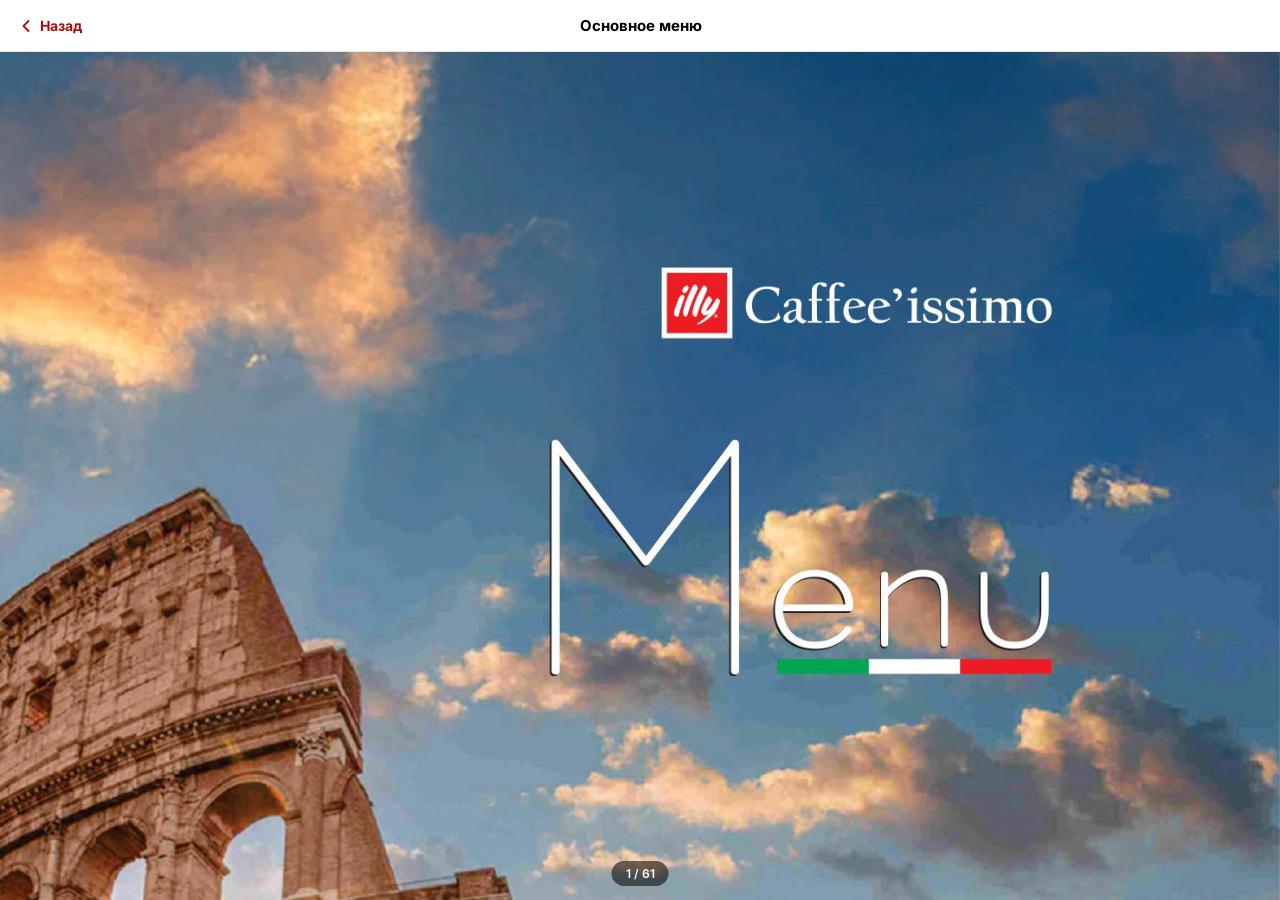
<file: menu-viewer.html>
<!DOCTYPE html>
<html lang="ru">
<head>
  <meta charset="UTF-8" />
  <meta name="viewport" content="width=device-width, initial-scale=1.0, viewport-fit=cover" />
  <title>Меню — Caffee'issimo</title>
  <link rel="icon" href="Assets/logo.svg" type="image/svg+xml" />
  <link rel="preconnect" href="https://fonts.googleapis.com" />
  <link href="https://fonts.googleapis.com/css2?family=Inter:wght@500;700&display=swap" rel="stylesheet" />
  <style>
    *, *::before, *::after { box-sizing: border-box; margin: 0; padding: 0; }
    :root { --red: #AB0B0B; }

    html, body {
      height: 100%;
      font-family: 'Inter', sans-serif;
      background: #1a1a1a;
      overscroll-behavior: none;
    }

    /* ── Top bar ── */
    .topbar {
      position: fixed; top: 0; left: 0; right: 0; z-index: 100;
      background: #fff; border-bottom: 1px solid #e8e8e8;
      display: flex; align-items: center;
      padding: env(safe-area-inset-top, 0) 16px 0;
      height: calc(52px + env(safe-area-inset-top, 0));
      gap: 8px;
    }

    .topbar-back {
      display: flex; align-items: center; gap: 4px;
      font-size: 14px; font-weight: 700;
      color: var(--red); text-decoration: none;
      padding: 10px 8px 10px 0; white-space: nowrap; flex-shrink: 0;
    }
    .topbar-back svg {
      width: 20px; height: 20px; flex-shrink: 0;
      fill: none; stroke: var(--red); stroke-width: 2.2;
      stroke-linecap: round; stroke-linejoin: round;
    }

    .topbar-title {
      flex: 1; text-align: center; font-size: 15px; font-weight: 700;
      white-space: nowrap; overflow: hidden; text-overflow: ellipsis;
    }

    .topbar-right { width: 72px; flex-shrink: 0; } /* balance */

    /* ── Scroll area ── */
    #viewer {
      position: fixed;
      top: calc(52px + env(safe-area-inset-top, 0));
      bottom: 0; left: 0; right: 0;
      overflow-y: auto;
      -webkit-overflow-scrolling: touch;
      background: #1a1a1a;
    }

    /* ── Page images ── */
    .menu-page {
      display: block;
      width: 100%;
      height: auto;
      /* Show skeleton while loading */
      background: #2a2a2a;
    }

    .menu-page.loaded { background: none; }

    /* gap between pages */
    .menu-page + .menu-page { margin-top: 4px; }

    /* ── Page counter badge ── */
    #counter {
      position: fixed;
      bottom: calc(14px + env(safe-area-inset-bottom, 0));
      left: 50%; transform: translateX(-50%);
      background: rgba(0,0,0,0.55);
      color: #fff; font-size: 12px; font-weight: 600;
      padding: 5px 14px; border-radius: 20px;
      pointer-events: none; white-space: nowrap;
      opacity: 0; transition: opacity 0.2s;
    }
    #counter.on { opacity: 1; }

    /* ── Error ── */
    #error-box {
      display: none; flex-direction: column;
      align-items: center; justify-content: center;
      gap: 16px; padding: 80px 24px; text-align: center;
      min-height: 300px; color: #888;
    }
    #error-box svg { width: 44px; height: 44px; fill: #555; }
    #error-box p { font-size: 14px; }
    #error-box a {
      display: inline-block; background: var(--red); color: #fff;
      font-size: 14px; font-weight: 700;
      padding: 12px 28px; border-radius: 50px;
      text-decoration: none;
    }
  </style>
</head>
<body>

<header class="topbar">
  <a class="topbar-back" href="taplink.html">
    <svg viewBox="0 0 24 24"><polyline points="15 18 9 12 15 6"/></svg>
    Назад
  </a>
  <span class="topbar-title" id="page-title">Меню</span>
  <span class="topbar-right"></span>
</header>

<div id="viewer"></div>
<div id="counter"></div>

<script>
  /* ── Config ──────────────────────────────────────────── */
  const params  = new URLSearchParams(location.search);
  const type    = params.get('type') || 'main';
  const configs = {
    main: {
      title:  'Основное меню',
      dir:    'Assets/menu-main',
      pages:  61,
    },
    breakfast: {
      title:  'Меню завтраков',
      dir:    'Assets/menu-breakfast',
      pages:  4,
    },
  };
  const cfg = configs[type] || configs.main;

  document.title = cfg.title + ' — Caffee\'issimo';
  document.getElementById('page-title').textContent = cfg.title;

  /* ── Build image list ────────────────────────────────── */
  const viewer  = document.getElementById('viewer');
  const counter = document.getElementById('counter');
  const imgs    = [];

  for (let i = 0; i < cfg.pages; i++) {
    const src = `${cfg.dir}/page-${String(i).padStart(2, '0')}.jpg`;
    const img = document.createElement('img');
    img.className   = 'menu-page';
    img.src         = src;
    img.alt         = `Страница ${i + 1}`;
    img.decoding    = 'async';
    /* First 2 pages load eagerly; rest are lazy */
    img.loading     = i < 2 ? 'eager' : 'lazy';
    img.dataset.page = i + 1;
    img.addEventListener('load', () => img.classList.add('loaded'));
    viewer.appendChild(img);
    imgs.push(img);
  }

  /* ── Page counter on scroll ──────────────────────────── */
  let counterTimer = null;
  const io = new IntersectionObserver(entries => {
    /* Find the most-visible page */
    let best = null, bestRatio = 0;
    entries.forEach(e => {
      if (e.intersectionRatio > bestRatio) { bestRatio = e.intersectionRatio; best = e.target; }
    });
    if (best) {
      counter.textContent = `${best.dataset.page} / ${cfg.pages}`;
      counter.classList.add('on');
      clearTimeout(counterTimer);
      counterTimer = setTimeout(() => counter.classList.remove('on'), 1800);
    }
  }, { root: viewer, threshold: [0.3, 0.6, 1.0] });

  imgs.forEach(img => io.observe(img));

  /* Show counter on initial load */
  counter.textContent = `1 / ${cfg.pages}`;
  counter.classList.add('on');
  setTimeout(() => counter.classList.remove('on'), 2000);
</script>

</body>
</html>
</file>
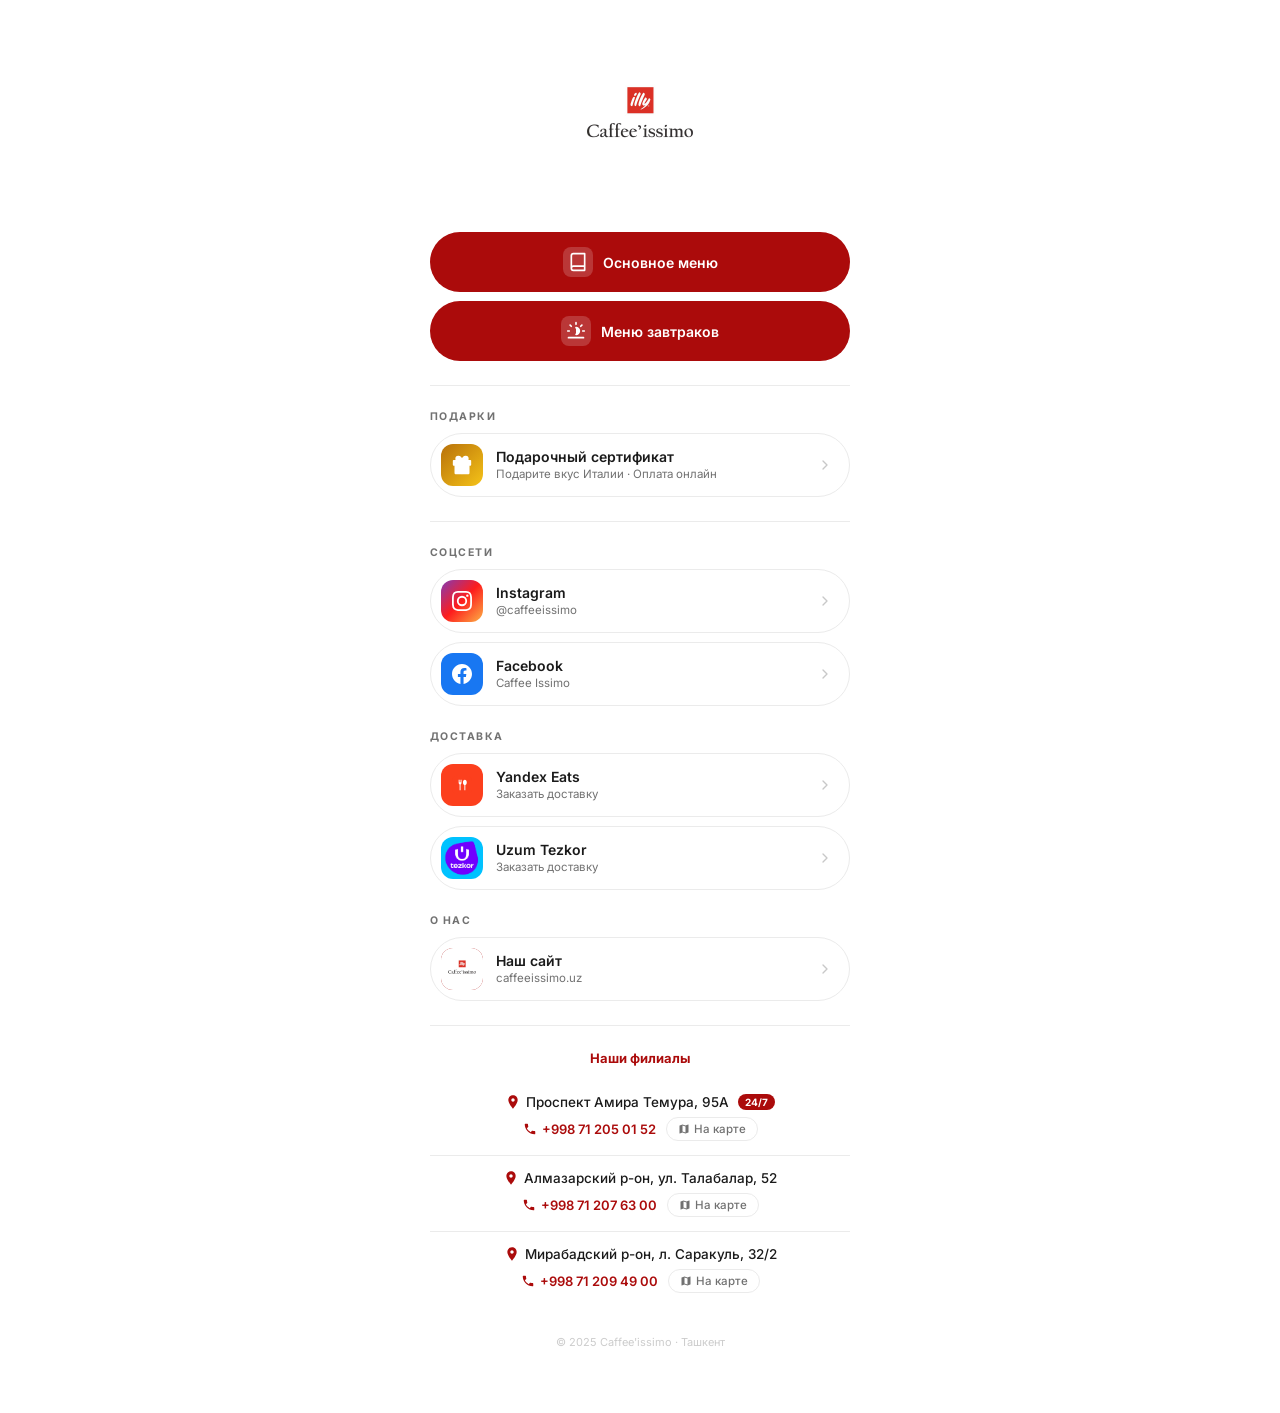
<file: taplink.html>
<!DOCTYPE html>
<html lang="ru">
<head>
  <meta charset="UTF-8" />
  <meta name="viewport" content="width=device-width, initial-scale=1.0, viewport-fit=cover" />
  <title>Caffee'issimo — кафе в Ташкенте: меню, адреса, доставка</title>
  <meta name="description" content="Caffee'issimo — итальянское кафе в Ташкенте. Меню, завтраки с 4:00, кофе Illy, 3 филиала, доставка Yandex Eats и Uzum Tezkor." />
  <meta name="keywords" content="Caffeeissimo, итальянское кафе Ташкент, завтраки Ташкент, кофе Illy" />
  <meta name="robots" content="index, follow" />
  <link rel="canonical" href="https://issimo.uz/taplink.html" />
  <meta property="og:title" content="Caffee'issimo — кафе в Ташкенте" />
  <meta property="og:description" content="Итальянское кафе: меню, завтраки с 4:00, 3 филиала, доставка." />
  <meta property="og:url" content="https://issimo.uz/taplink.html" />
  <meta property="og:image" content="https://issimo.uz/Assets/logo-full.png" />
  <meta property="og:type" content="website" />
  <link rel="icon" href="Assets/logo.svg" type="image/svg+xml" />
  <link rel="preconnect" href="https://fonts.googleapis.com" />
  <link rel="preconnect" href="https://fonts.gstatic.com" crossorigin />
  <link href="https://fonts.googleapis.com/css2?family=Inter:wght@400;500;600;700&display=swap" rel="stylesheet" />
  <style>
    *, *::before, *::after { box-sizing: border-box; margin: 0; padding: 0; }

    :root {
      --red:      #AB0B0B;
      --red-dark: #8f0909;
      --text:     #1a1a1a;
      --muted:    #717171;
      --border:   #ebebeb;
      --bg:       #fff;
      --radius-btn: 50px;
      --radius-icon: 12px;
    }

    html { scroll-behavior: smooth; }

    body {
      font-family: 'Inter', sans-serif;
      background: var(--bg);
      color: var(--text);
      min-height: 100dvh;
      display: flex;
      flex-direction: column;
      align-items: center;
    }

    .page {
      width: 100%;
      max-width: 460px;
      padding: 40px 20px 64px;
      display: flex;
      flex-direction: column;
      align-items: center;
    }

    /* ── Logo ── */
    .logo-wrap {
      margin-bottom: 32px;
      opacity: 0;
      animation: fadeUp 0.4s ease forwards 0.05s;
    }
    .logo-wrap img {
      width: 160px;
      height: auto;
      display: block;
    }

    /* ── Section label ── */
    .section-label {
      width: 100%;
      font-size: 10.5px;
      font-weight: 700;
      letter-spacing: 0.14em;
      text-transform: uppercase;
      color: var(--muted);
      margin-bottom: 10px;
    }

    /* ── Links group ── */
    .links {
      width: 100%;
      display: flex;
      flex-direction: column;
      gap: 9px;
      margin-bottom: 24px;
    }

    /* ── Divider ── */
    .divider {
      width: 100%;
      height: 1px;
      background: var(--border);
      margin: 0 0 24px;
    }

    /* ── Base button ── */
    .btn {
      display: flex;
      align-items: center;
      width: 100%;
      text-decoration: none;
      font-size: 14px;
      font-weight: 600;
      border-radius: var(--radius-btn);
      transition: transform 0.14s ease, opacity 0.14s ease, filter 0.14s ease;
      opacity: 0;
      animation: fadeUp 0.38s ease forwards;
      position: relative;
      overflow: hidden;
    }
    .btn:active { transform: scale(0.965); opacity: 0.82; }

    /* ── Red filled (menu) ── */
    .btn--red {
      background: var(--red);
      color: #fff;
      padding: 15px 20px;
      justify-content: center;
      gap: 10px;
    }
    .btn--red:hover { background: var(--red-dark); }

    .btn--red .btn-icon-wrap {
      width: 30px;
      height: 30px;
      background: rgba(255,255,255,0.18);
      border-radius: 8px;
      display: flex;
      align-items: center;
      justify-content: center;
      flex-shrink: 0;
    }

    /* ── Outlined (social / delivery) ── */
    .btn--outline {
      background: #fff;
      color: var(--text);
      border: 1.5px solid var(--border);
      padding: 10px 16px 10px 10px;
      gap: 13px;
    }
    .btn--outline:hover { border-color: #d0d0d0; background: #fafafa; }

    .btn--outline .btn-label { flex: 1; line-height: 1.3; }
    .btn--outline .btn-sub {
      display: block;
      font-size: 11.5px;
      font-weight: 400;
      color: var(--muted);
      margin-top: 1px;
    }

    .btn--outline .btn-arrow {
      flex-shrink: 0;
      color: #c8c8c8;
    }

    /* ── Icon container ── */
    .btn-icon-wrap {
      width: 42px;
      height: 42px;
      border-radius: var(--radius-icon);
      display: flex;
      align-items: center;
      justify-content: center;
      flex-shrink: 0;
      overflow: hidden;
    }

    .btn-icon-wrap img {
      width: 100%;
      height: 100%;
      object-fit: cover;
      display: block;
    }

    .btn-icon-wrap svg {
      width: 20px;
      height: 20px;
      fill: #fff;
      flex-shrink: 0;
    }

    /* icon bg colours */
    .ic-ig    { background: linear-gradient(135deg, #833ab4 0%, #fd1d1d 50%, #fcb045 100%); }
    .ic-fb    { background: #1877f2; }
    .ic-yex   { background: #fc3f1d; }
    .ic-uzum  { background: #00c2e8; padding: 0; }
    .ic-web   { background: var(--red); }
    .ic-tel   { background: #16a34a; }
    .ic-gift  { background: linear-gradient(135deg, #b8710a 0%, #f5c318 100%); }

    /* Gift certificate button — warm gold accent */
    .btn--gift-cert {
      background: linear-gradient(135deg, #fffbee 0%, #fff8db 100%);
      border-color: #f0c040;
      position: relative;
      overflow: visible;
    }
    .btn--gift-cert:hover {
      border-color: #d4a800;
      background: linear-gradient(135deg, #fff8db 0%, #fef0b0 100%);
    }
    .btn--gift-cert .btn-label { color: #5a3a00; }
    .btn--gift-cert .btn-sub   { color: #a07030; }
    .btn--gift-cert .arrow-icon { stroke: #e0b030; }

    .gift-badge {
      position: absolute;
      top: -9px;
      right: 18px;
      background: #e67e00;
      color: #fff;
      font-size: 9.5px;
      font-weight: 700;
      letter-spacing: 0.08em;
      text-transform: uppercase;
      padding: 2px 8px;
      border-radius: 20px;
      white-space: nowrap;
      box-shadow: 0 2px 6px rgba(230,126,0,0.4);
    }

    /* ── Arrow icon ── */
    .arrow-icon {
      width: 16px;
      height: 16px;
      fill: none;
      stroke: #c8c8c8;
      stroke-width: 2;
      stroke-linecap: round;
      stroke-linejoin: round;
    }

    /* ── Branches ── */
    .branches-title {
      width: 100%;
      font-size: 13px;
      font-weight: 700;
      color: var(--red);
      margin-bottom: 14px;
      text-align: center;
      opacity: 0;
      animation: fadeUp 0.4s ease forwards 0.56s;
    }

    .branch-list { width: 100%; }

    .branch-item {
      display: flex;
      flex-direction: column;
      align-items: center;
      padding: 14px 0;
      border-bottom: 1px solid var(--border);
      text-align: center;
      gap: 7px;
      opacity: 0;
      animation: fadeUp 0.38s ease forwards;
    }
    .branch-item:last-child { border-bottom: none; }

    .branch-addr {
      font-size: 13.5px;
      font-weight: 500;
      display: flex;
      align-items: center;
      gap: 5px;
    }

    .branch-pin {
      width: 16px;
      height: 16px;
      fill: var(--red);
      flex-shrink: 0;
    }

    .branch-badge {
      font-size: 10px;
      font-weight: 700;
      color: #fff;
      background: var(--red);
      padding: 2px 7px;
      border-radius: 20px;
    }

    .branch-actions {
      display: flex;
      align-items: center;
      gap: 10px;
    }

    .branch-phone {
      display: flex;
      align-items: center;
      gap: 5px;
      font-size: 13px;
      font-weight: 600;
      color: var(--red);
      text-decoration: none;
    }
    .branch-phone svg {
      width: 14px;
      height: 14px;
      fill: var(--red);
      flex-shrink: 0;
    }
    .branch-phone:hover { text-decoration: underline; }

    .branch-map {
      font-size: 11.5px;
      font-weight: 500;
      color: var(--muted);
      text-decoration: none;
      border: 1px solid var(--border);
      padding: 4px 11px;
      border-radius: 20px;
      display: flex;
      align-items: center;
      gap: 4px;
    }
    .branch-map svg {
      width: 12px;
      height: 12px;
      fill: var(--muted);
    }
    .branch-map:hover { background: #f5f5f5; }

    /* ── Footer ── */
    .footer {
      margin-top: 28px;
      font-size: 11px;
      color: #ccc;
      text-align: center;
    }

    /* ── Animations ── */
    @keyframes fadeUp {
      from { opacity: 0; transform: translateY(10px); }
      to   { opacity: 1; transform: translateY(0); }
    }

    .links:nth-of-type(1) .btn:nth-child(1) { animation-delay: 0.10s; }
    .links:nth-of-type(1) .btn:nth-child(2) { animation-delay: 0.17s; }

    .links:nth-of-type(2) .btn:nth-child(1) { animation-delay: 0.24s; }

    .links:nth-of-type(3) .btn:nth-child(1) { animation-delay: 0.31s; }
    .links:nth-of-type(3) .btn:nth-child(2) { animation-delay: 0.38s; }

    .links:nth-of-type(4) .btn:nth-child(1) { animation-delay: 0.45s; }
    .links:nth-of-type(4) .btn:nth-child(2) { animation-delay: 0.52s; }

    .links:nth-of-type(5) .btn:nth-child(1) { animation-delay: 0.59s; }

    .branch-item:nth-child(1) { animation-delay: 0.68s; }
    .branch-item:nth-child(2) { animation-delay: 0.75s; }
    .branch-item:nth-child(3) { animation-delay: 0.82s; }
    .branch-item:nth-child(4) { animation-delay: 0.89s; }
  </style>
</head>
<body>
<div class="page">

  <!-- Logo -->
  <div class="logo-wrap">
    <img src="Assets/logo-full.png" alt="Caffee'issimo" />
  </div>

  <!-- ── MENU ── -->
  <div class="links">
    <a class="btn btn--red" href="menu-viewer.html?type=main">
      <span class="btn-icon-wrap">
        <svg viewBox="0 0 24 24"><path d="M4 19.5A2.5 2.5 0 0 1 6.5 17H20M4 19.5A2.5 2.5 0 0 0 6.5 22H20V2H6.5A2.5 2.5 0 0 0 4 4.5v15z" fill="none" stroke="#fff" stroke-width="2" stroke-linecap="round" stroke-linejoin="round"/></svg>
      </span>
      Основное меню
    </a>
    <a class="btn btn--red" href="menu-viewer.html?type=breakfast">
      <span class="btn-icon-wrap">
        <svg viewBox="0 0 24 24" fill="none" stroke="#fff" stroke-width="2" stroke-linecap="round" stroke-linejoin="round"><path d="M12 2v2M4.93 4.93l1.41 1.41M2 12h2M20 12h2M17.66 6.34l1.41-1.41M12 8a4 4 0 0 1 0 8M3 20h18"/></svg>
      </span>
      Меню завтраков
    </a>
  </div>

  <div class="divider"></div>

  <!-- ── GIFT CERTIFICATE ── -->
  <p class="section-label">Подарки</p>
  <div class="links">
    <a class="btn btn--outline" href="https://buchet.uz/ru/shop/698c575f7213080d6a595c7b" target="_blank" rel="noopener">
      <span class="btn-icon-wrap ic-gift">
        <svg viewBox="0 0 24 24" fill="none" stroke="#fff" stroke-width="2" stroke-linecap="round" stroke-linejoin="round"><path d="M20 12v10H4V12"/><path d="M22 7H2v5h20V7z"/><path d="M12 22V7"/><path d="M12 7H7.5a2.5 2.5 0 0 1 0-5C11 2 12 7 12 7z"/><path d="M12 7h4.5a2.5 2.5 0 0 0 0-5C13 2 12 7 12 7z"/></svg>
      </span>
      <span class="btn-label">
        Подарочный сертификат
        <span class="btn-sub">Подарите вкус Италии · Оплата онлайн</span>
      </span>
      <svg class="arrow-icon" viewBox="0 0 24 24"><polyline points="9 18 15 12 9 6"/></svg>
    </a>
  </div>

  <div class="divider"></div>

  <!-- ── SOCIAL ── -->
  <p class="section-label">Соцсети</p>
  <div class="links">

    <a class="btn btn--outline" href="https://www.instagram.com/caffeeissimo/" target="_blank" rel="noopener">
      <span class="btn-icon-wrap ic-ig">
        <svg viewBox="0 0 24 24"><path d="M12 2.163c3.204 0 3.584.012 4.85.07 3.252.148 4.771 1.691 4.919 4.919.058 1.265.069 1.645.069 4.849 0 3.205-.012 3.584-.069 4.849-.149 3.225-1.664 4.771-4.919 4.919-1.266.058-1.644.07-4.85.07-3.204 0-3.584-.012-4.849-.07-3.26-.149-4.771-1.699-4.919-4.92-.058-1.265-.07-1.644-.07-4.849 0-3.204.013-3.583.07-4.849.149-3.227 1.664-4.771 4.919-4.919 1.266-.057 1.645-.069 4.849-.069zM12 0C8.741 0 8.333.014 7.053.072 2.695.272.273 2.69.073 7.052.014 8.333 0 8.741 0 12c0 3.259.014 3.668.072 4.948.2 4.358 2.618 6.78 6.98 6.98C8.333 23.986 8.741 24 12 24c3.259 0 3.668-.014 4.948-.072 4.354-.2 6.782-2.618 6.979-6.98.059-1.28.073-1.689.073-4.948 0-3.259-.014-3.667-.072-4.947-.196-4.354-2.617-6.78-6.979-6.98C15.668.014 15.259 0 12 0zm0 5.838a6.162 6.162 0 100 12.324 6.162 6.162 0 000-12.324zM12 16a4 4 0 110-8 4 4 0 010 8zm6.406-11.845a1.44 1.44 0 100 2.881 1.44 1.44 0 000-2.881z"/></svg>
      </span>
      <span class="btn-label">
        Instagram
        <span class="btn-sub">@caffeeissimo</span>
      </span>
      <svg class="arrow-icon" viewBox="0 0 24 24"><polyline points="9 18 15 12 9 6"/></svg>
    </a>

    <a class="btn btn--outline" href="https://www.facebook.com/CaffeeIssimo/?locale=ru_RU" target="_blank" rel="noopener">
      <span class="btn-icon-wrap ic-fb">
        <svg viewBox="0 0 24 24"><path d="M24 12.073c0-6.627-5.373-12-12-12s-12 5.373-12 12c0 5.99 4.388 10.954 10.125 11.854v-8.385H7.078v-3.47h3.047V9.43c0-3.007 1.792-4.669 4.533-4.669 1.312 0 2.686.235 2.686.235v2.953H15.83c-1.491 0-1.956.925-1.956 1.874v2.25h3.328l-.532 3.47h-2.796v8.385C19.612 23.027 24 18.062 24 12.073z"/></svg>
      </span>
      <span class="btn-label">
        Facebook
        <span class="btn-sub">Caffee Issimo</span>
      </span>
      <svg class="arrow-icon" viewBox="0 0 24 24"><polyline points="9 18 15 12 9 6"/></svg>
    </a>

  </div>

  <!-- ── DELIVERY ── -->
  <p class="section-label">Доставка</p>
  <div class="links">

    <a class="btn btn--outline" href="https://eats.yandex.com/uz/r/caffee_issimo?placeSlug=issimo" target="_blank" rel="noopener">
      <span class="btn-icon-wrap ic-yex" style="padding:0;">
        <!-- Yandex Eats logo: fork + spoon on red -->
        <svg viewBox="0 0 42 42" fill="none" xmlns="http://www.w3.org/2000/svg">
          <rect width="42" height="42" rx="12" fill="#FC3F1D"/>
          <path d="M14 10v7a3 3 0 0 0 2 2.83V32h2V19.83A3 3 0 0 0 20 17v-7h-2v5h-2v-5h-2z" fill="#fff"/>
          <path d="M27 10c-2.21 0-4 2.46-4 5.5 0 2.6 1.3 4.77 3 5.35V32h2V20.85c1.7-.58 3-2.75 3-5.35C31 12.46 29.21 10 27 10z" fill="#fff"/>
        </svg>
      </span>
      <span class="btn-label">
        Yandex Eats
        <span class="btn-sub">Заказать доставку</span>
      </span>
      <svg class="arrow-icon" viewBox="0 0 24 24"><polyline points="9 18 15 12 9 6"/></svg>
    </a>

    <a class="btn btn--outline" href="https://uzumtezkor.uz/uz/restaurants/729b0536-db62-496b-9d4d-2d5b4593ad7b" target="_blank" rel="noopener">
      <span class="btn-icon-wrap ic-uzum" style="padding:0;">
        <img src="Assets/tezkor-logo.png" alt="Uzum Tezkor" />
      </span>
      <span class="btn-label">
        Uzum Tezkor
        <span class="btn-sub">Заказать доставку</span>
      </span>
      <svg class="arrow-icon" viewBox="0 0 24 24"><polyline points="9 18 15 12 9 6"/></svg>
    </a>

  </div>

  <!-- ── WEBSITE ── -->
  <p class="section-label">О нас</p>
  <div class="links">
    <a class="btn btn--outline" href="index.html" target="_blank" rel="noopener">
      <span class="btn-icon-wrap" style="background:#AB0B0B;padding:0;overflow:hidden;">
        <img src="Assets/logo-full.png" alt="" style="width:100%;height:100%;object-fit:cover;object-position:50% 35%;" />
      </span>
      <span class="btn-label">
        Наш сайт
        <span class="btn-sub">caffeeissimo.uz</span>
      </span>
      <svg class="arrow-icon" viewBox="0 0 24 24"><polyline points="9 18 15 12 9 6"/></svg>
    </a>
  </div>

  <div class="divider"></div>

  <!-- ── BRANCHES ── -->
  <p class="branches-title">Наши филиалы</p>
  <div class="branch-list">

    <div class="branch-item">
      <p class="branch-addr">
        <svg class="branch-pin" viewBox="0 0 24 24"><path d="M12 2C8.13 2 5 5.13 5 9c0 5.25 7 13 7 13s7-7.75 7-13c0-3.87-3.13-7-7-7zm0 9.5c-1.38 0-2.5-1.12-2.5-2.5s1.12-2.5 2.5-2.5 2.5 1.12 2.5 2.5-1.12 2.5-2.5 2.5z"/></svg>
        Проспект Амира Темура, 95А&nbsp;<span class="branch-badge">24/7</span>
      </p>
      <div class="branch-actions">
        <a class="branch-phone" href="tel:+998712050152">
          <svg viewBox="0 0 24 24"><path d="M6.62 10.79c1.44 2.83 3.76 5.14 6.59 6.59l2.2-2.2c.27-.27.67-.36 1.02-.24 1.12.37 2.33.57 3.57.57.55 0 1 .45 1 1V20c0 .55-.45 1-1 1-9.39 0-17-7.61-17-17 0-.55.45-1 1-1h3.5c.55 0 1 .45 1 1 0 1.25.2 2.45.57 3.57.11.35.03.74-.25 1.02l-2.2 2.2z"/></svg>
          +998 71 205 01 52
        </a>
        <a class="branch-map" href="https://www.google.com/maps/search/?api=1&query=Amir+Temur+95A+Tashkent" target="_blank" rel="noopener">
          <svg viewBox="0 0 24 24"><path d="M20.5 3l-.16.03L15 5.1 9 3 3.36 4.9c-.21.07-.36.25-.36.48V20.5c0 .28.22.5.5.5l.16-.03L9 18.9l6 2.1 5.64-1.9c.21-.07.36-.25.36-.48V3.5c0-.28-.22-.5-.5-.5zM15 19l-6-2.11V5l6 2.11V19z"/></svg>
          На карте
        </a>
      </div>
    </div>

    <div class="branch-item">
      <p class="branch-addr">
        <svg class="branch-pin" viewBox="0 0 24 24"><path d="M12 2C8.13 2 5 5.13 5 9c0 5.25 7 13 7 13s7-7.75 7-13c0-3.87-3.13-7-7-7zm0 9.5c-1.38 0-2.5-1.12-2.5-2.5s1.12-2.5 2.5-2.5 2.5 1.12 2.5 2.5-1.12 2.5-2.5 2.5z"/></svg>
        Алмазарский р-он, ул. Талабалар, 52
      </p>
      <div class="branch-actions">
        <a class="branch-phone" href="tel:+998712076300">
          <svg viewBox="0 0 24 24"><path d="M6.62 10.79c1.44 2.83 3.76 5.14 6.59 6.59l2.2-2.2c.27-.27.67-.36 1.02-.24 1.12.37 2.33.57 3.57.57.55 0 1 .45 1 1V20c0 .55-.45 1-1 1-9.39 0-17-7.61-17-17 0-.55.45-1 1-1h3.5c.55 0 1 .45 1 1 0 1.25.2 2.45.57 3.57.11.35.03.74-.25 1.02l-2.2 2.2z"/></svg>
          +998 71 207 63 00
        </a>
        <a class="branch-map" href="https://www.google.com/maps/search/?api=1&query=Talabalar+52+Tashkent" target="_blank" rel="noopener">
          <svg viewBox="0 0 24 24"><path d="M20.5 3l-.16.03L15 5.1 9 3 3.36 4.9c-.21.07-.36.25-.36.48V20.5c0 .28.22.5.5.5l.16-.03L9 18.9l6 2.1 5.64-1.9c.21-.07.36-.25.36-.48V3.5c0-.28-.22-.5-.5-.5zM15 19l-6-2.11V5l6 2.11V19z"/></svg>
          На карте
        </a>
      </div>
    </div>

    <div class="branch-item">
      <p class="branch-addr">
        <svg class="branch-pin" viewBox="0 0 24 24"><path d="M12 2C8.13 2 5 5.13 5 9c0 5.25 7 13 7 13s7-7.75 7-13c0-3.87-3.13-7-7-7zm0 9.5c-1.38 0-2.5-1.12-2.5-2.5s1.12-2.5 2.5-2.5 2.5 1.12 2.5 2.5-1.12 2.5-2.5 2.5z"/></svg>
        Мирабадский р-он, л. Саракуль, 32/2
      </p>
      <div class="branch-actions">
        <a class="branch-phone" href="tel:+998712094900">
          <svg viewBox="0 0 24 24"><path d="M6.62 10.79c1.44 2.83 3.76 5.14 6.59 6.59l2.2-2.2c.27-.27.67-.36 1.02-.24 1.12.37 2.33.57 3.57.57.55 0 1 .45 1 1V20c0 .55-.45 1-1 1-9.39 0-17-7.61-17-17 0-.55.45-1 1-1h3.5c.55 0 1 .45 1 1 0 1.25.2 2.45.57 3.57.11.35.03.74-.25 1.02l-2.2 2.2z"/></svg>
          +998 71 209 49 00
        </a>
        <a class="branch-map" href="https://www.google.com/maps/search/?api=1&query=Sarakul+32+Mirobod+Tashkent" target="_blank" rel="noopener">
          <svg viewBox="0 0 24 24"><path d="M20.5 3l-.16.03L15 5.1 9 3 3.36 4.9c-.21.07-.36.25-.36.48V20.5c0 .28.22.5.5.5l.16-.03L9 18.9l6 2.1 5.64-1.9c.21-.07.36-.25.36-.48V3.5c0-.28-.22-.5-.5-.5zM15 19l-6-2.11V5l6 2.11V19z"/></svg>
          На карте
        </a>
      </div>
    </div>

  </div>

  <p class="footer">© 2025 Caffee'issimo · Ташкент</p>

</div>
</body>
</html>
</file>
